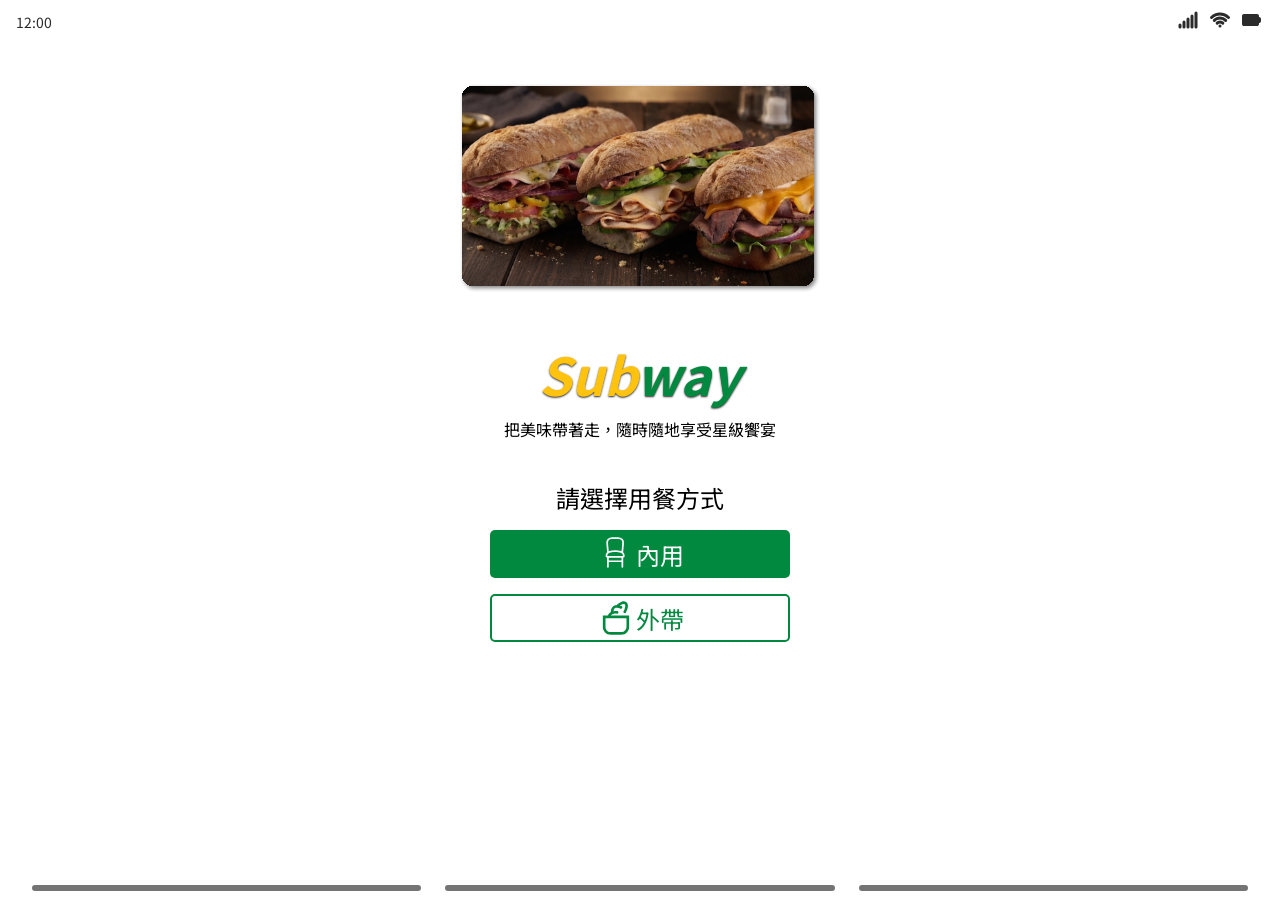
<file: index.html>
<!DOCTYPE html>
<html lang="zh-tw">
<head>
    <meta charset="UTF-8">
    <meta name="viewport" content="width=device-width, initial-scale=1.0">
    <title>Subway 手機點餐統</title>

    <!-- reset.css跟normalize.css 都是網頁初始化CSS檔案，專案一開始都要寫入 -->
    <!-- <link rel="stylesheet" href="./reset.css"> -->
    <link rel="stylesheet" href="CSS/normalize.css">
    <link href="https://fonts.googleapis.com/css2?family=Noto+Sans+TC:wght@700&display=swap" rel="stylesheet">
    <link rel="stylesheet" href="CSS/common.css">
    <link rel="stylesheet" href="CSS/index.css">
</head>

<body>
<div class="phone-container">
  
  <!-- 1. Status bar (頂部狀態列) -->
    <div class="status-bar">
        <p class="time">12:00</p>
        <div class="status-icons">
            <span class="signal"><img src="Assets/icon/signal.svg"></span>
            <span class="wi-fi"><img src="Assets/icon/wifi.svg"></span>
            <span class="battery"><img src="Assets/icon/battery.svg"></span>
        </div>
    </div>

  <!-- 2. Content (中間主要內容區，設定彈性撐開與滾動) -->
    <main class="content">
    <!-- Banner -->
     <div class="hero-banner">
        <img src="Assets/img/Banner.svg" alt="Subway Banner">
     </div>
     
    <!-- Slogan -->
     <div class="Slogan-section">
        <div class="logo-text"><span class="sub">Sub</span><span class="way">way</span></div>
        <p>把美味帶著走，隨時隨地享受星級饗宴</p>
     </div>

     <div class="order-type">
        <div class="order-title">請選擇用餐方式</div>
        <!--type="button" 建立type為button，純按鈕的意思，沒有表單提交功能-->
        <button type="button" class="dine-in" id="BtnDineIn">
            <img src="Assets/icon/dine-in.svg" alt="內用">
            內用
        </button>
        <button type="button" class="takeout" id="BtnTakeout">
            <img src="Assets/icon/takeout.svg" alt="外帶">
            外帶
        </button>
    </div>
    </main>

    <!--3. Building Blocks/navigation (底部導覽列) -->
    <nav class="bottom-nav-bar">
    <!-- 底部導覽按鈕 -->
        <button class="nav-btn_apps" aria-label="Recents"></button>
        <button class="nav-btn_home" aria-label="Home"></button>
        <button class="nav-btn_back" aria-label="Back"></button>
    </nav>

</div>
<script src="JS/index.js"></script>
</body>
</html>
</file>
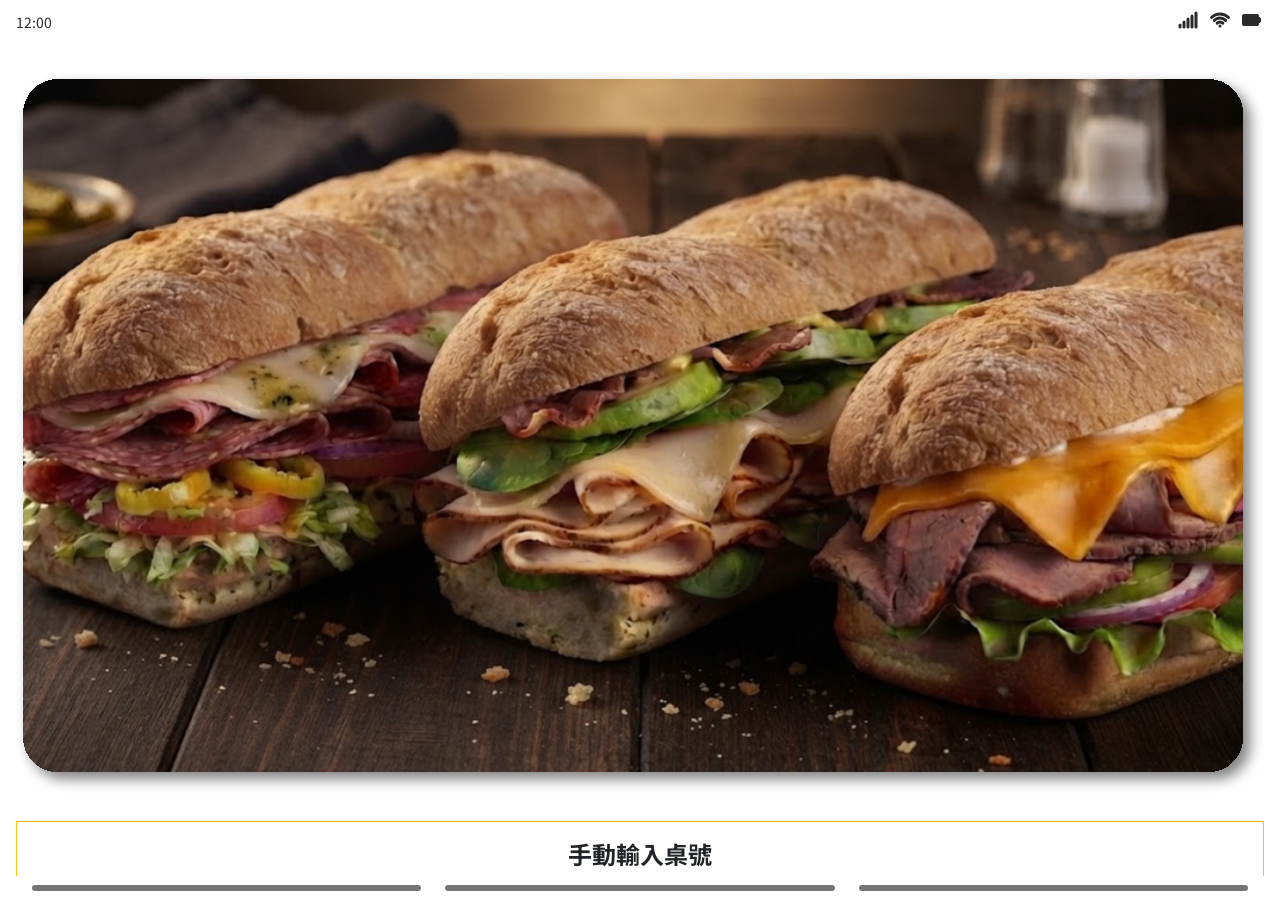
<file: manual.html>
<!DOCTYPE html>
<html lang="zh-tw">

<head>
    <meta charset="UTF-8">
    <meta name="viewport" content="width=device-width, initial-scale=1.0">
    <title>Subway 手機點餐統</title>

    <!-- reset.css跟normalize.css 都是網頁初始化CSS檔案，專案一開始都要寫入 -->
    <!-- <link rel="stylesheet" href="./reset.css"> -->
    <link rel="stylesheet" href="CSS/normalize.css">
    <link href="https://fonts.googleapis.com/css2?family=Noto+Sans+TC:wght@700&display=swap" rel="stylesheet">
    <link rel="stylesheet" href="CSS/common.css">
    <link rel="stylesheet" href="CSS/manual.css">
</head>

<body>
    <div class="phone-container">

        <!-- 1. Status bar (頂部狀態列) -->
        <div class="status-bar">
            <p class="time">12:00</p>
            <div class="status-icons">
                <span class="signal"><img src="Assets/icon/signal.svg"></span>
                <span class="wi-fi"><img src="Assets/icon/wifi.svg"></span>
                <span class="battery"><img src="Assets/icon/battery.svg"></span>
            </div>
        </div>

        <!-- 2. Content (中間主要內容區，設定彈性撐開與滾動) -->
        <main class="content">
            <!-- Banner -->
            <div class="hero-banner">
                <img src="Assets/img/Banner.svg" alt="Subway Banner">
            </div>
            <div class="manual-input-section">
                <span class="manual-title-text">手動輸入桌號</span>
                <form class="manual-form" id="ManualForm">
                    <div class="manual-form-group custom-dropdown">
                        <label class="storename-label">內用門市</label>
                        <div class="dropdown-trigger" id="UnifiedTrigger">
                            <span class="selected-value placeholder" id="UnifiedDisplayText">請選擇門市</span>
                            <span class="dropdown-icon"><img src="Assets/icon/down-arrow.svg"></span>
                        </div>

                        <!-- 💡 加上這一行：隱藏的 input，用來讓 form 抓到門市資料 -->
                        <input type="hidden" id="selectedStoreInput" name="Store" required>
                        
                        <!-- 底部彈出的整合式選擇面板 (Bottom Sheet) -->
                        <div class="bottom-sheet-overlay" id="SheetOverlay">
                            <div class="bottom-sheet-content">
                                <div class="sheet-header">
                                    <h3>選擇門市</h3>
                                    <button class="sheet-close" id="SheetClose">✕</button>
                                </div>

                                <!-- 內部分為三個互動區塊：縣市、區域、門市 -->
                                <div class="cascader-container">
                                    <!-- 第一欄：縣市 -->
                                    <div class="cascader-column">
                                        <div class="column-title">縣市</div>
                                        <ul class="cascader-list" id="CityList"></ul>
                                    </div>
                                    <!-- 第二欄：區域 -->
                                    <div class="cascader-column">
                                        <div class="column-title">區域</div>
                                        <ul class="cascader-list" id="DistrictList"></ul>
                                    </div>
                                    <!-- 第三欄：門市 -->
                                    <div class="cascader-column">
                                        <div class="column-title">門市</div>
                                        <ul class="cascader-list" id="StoreList"></ul>
                                    </div>
                                </div>
                            </div>
                        </div>
                    </div>
                    <div class="manual-form-group">
                        <label for="tableNumberInput">內用桌號</label>
                        <input type="text" class="table-number-input" id="TableNumberInput" name="TableNumber"
                            placeholder="請輸入桌號" required>
                    </div>
                </form>
            </div>
            <div class="manual-buttons">
                <button class="manual-back-btn" id="BackToScanner">返回</button>
                <button type="submit" form="ManualForm" class="submit-btn">確認</button>
            </div>
        </main>

        <!--3. Building Blocks/navigation (底部導覽列) -->
        <nav class="bottom-nav-bar">
            <!-- 底部導覽按鈕 -->
            <button class="nav-btn_apps" aria-label="Recents"></button>
            <button class="nav-btn_home" aria-label="Home"></button>
            <button class="nav-btn_back" aria-label="Back"></button>
        </nav>

    </div>
    <script src="JS/manual.js"></script>
</body>

</html>
</file>
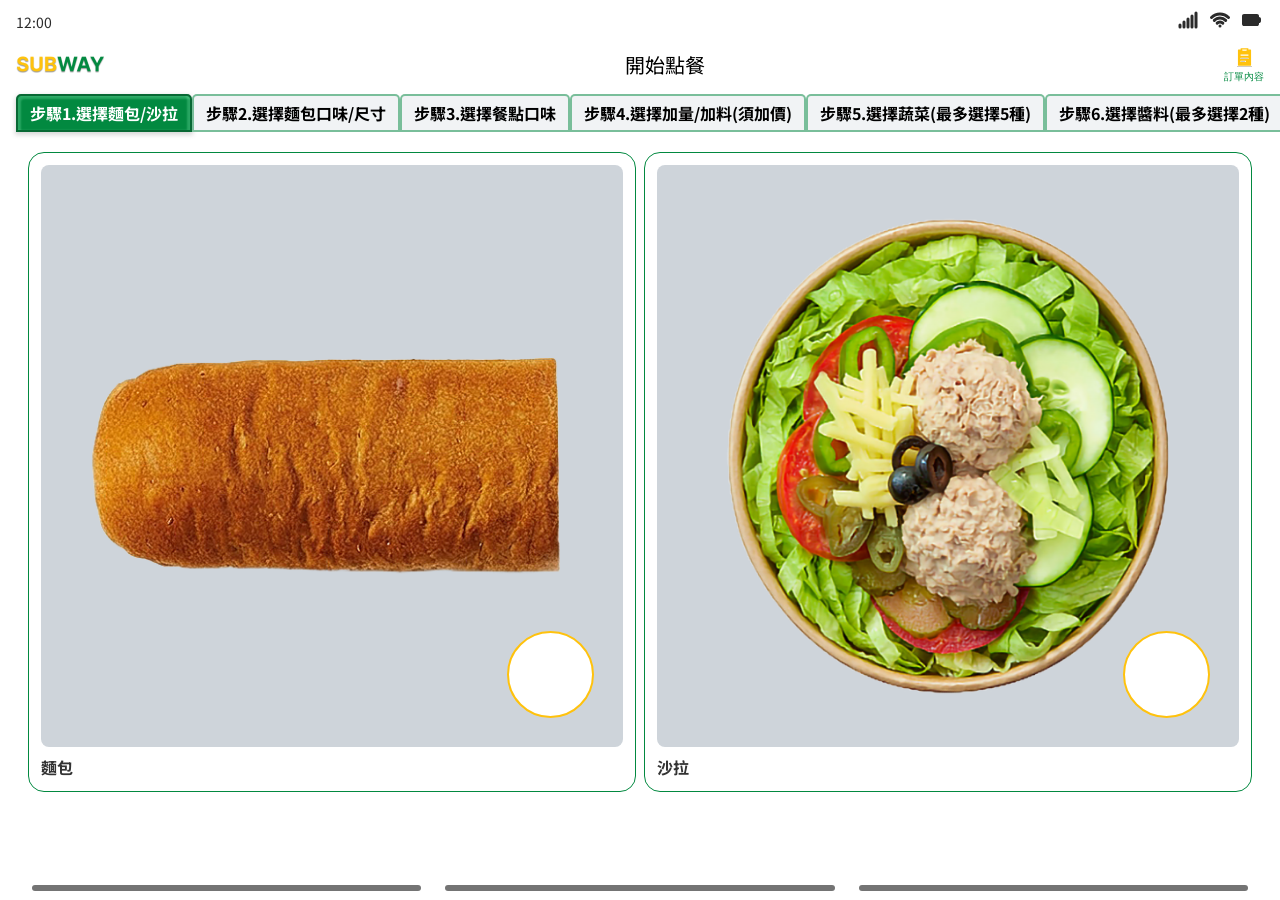
<file: step1.html>
<!DOCTYPE html>
<html lang="zh-TW">

<head>
    <meta charset="UTF-8">
    <meta name="viewport" content="width=device-width, initial-scale=1.0">
    <title>Subway 點餐.步驟1.選擇麵包/沙拉</title>

    <!-- reset.css跟normalize.css 都是網頁初始化CSS檔案，專案一開始都要寫入 -->
    <!-- <link rel="stylesheet" href="./reset.css"> -->
    <link rel="stylesheet" href="CSS/normalize.css">
    <link href="https://fonts.googleapis.com/css2?family=Noto+Sans+TC:wght@700&display=swap" rel="stylesheet">
    <link rel="stylesheet" href="CSS/common.css">
    <link rel="stylesheet" href="CSS/step.css">
</head>

<body>
    <div class="phone-container">

        <!-- 1. Status bar (頂部狀態列) -->
        <div class="status-bar">
            <!-- 狀態列內容 (時間、電量等) -->
            <p class="time">12:00</p>
            <div class="status-icons">
                <span class="signal"><img src="Assets/icon/signal.svg"></span>
                <span class="wi-fi"><img src="Assets/icon/wifi.svg"></span>
                <span class="battery"><img src="Assets/icon/battery.svg"></span>
            </div>
        </div>


        <header class="header">
            <span class="brand-logo"><img src="Assets/img/Logo.png"></span>
            <div class="header-title">開始點餐</div>
            <span class="order-summary">
                <span class="order-icon"><img src="Assets/icon/order.svg" alt="訂單內容 icon"></span>
                <p class="order-text">訂單內容</p>
            </span>
        </header>

        <nav class="step-nav">
            <button class="step-nav-btn" data-step="step1.html">步驟1.選擇麵包/沙拉
                <span class="step-check-icon">
                    <img src="Assets/icon/checked-g.svg" class="icon-green">
                    <img src="Assets/icon/checked-w.svg" class="icon-white">
                </span>
            </button>
            <button class="step-nav-btn" data-step="step2.html">步驟2.選擇麵包口味/尺寸
                <span class="step-check-icon">
                    <img src="Assets/icon/checked-g.svg" class="icon-green">
                    <img src="Assets/icon/checked-w.svg" class="icon-white">
                </span>
            </button>
            <button class="step-nav-btn" data-step="step3.html">步驟3.選擇餐點口味
                <span class="step-check-icon">
                    <img src="Assets/icon/checked-g.svg" class="icon-green">
                    <img src="Assets/icon/checked-w.svg" class="icon-white">
                </span>
            </button>
            <button class="step-nav-btn" data-step="step4.html">步驟4.選擇加量/加料(須加價)
                <span class="step-check-icon">
                    <img src="Assets/icon/checked-g.svg" class="icon-green" alt="已完成">
                    <img src="Assets/icon/checked-w.svg" class="icon-white" alt="已完成">
                </span>
            </button>
            <button class="step-nav-btn" data-step="step5.html">步驟5.選擇蔬菜(最多選擇5種)
                <span class="step-check-icon">
                    <img src="Assets/icon/checked-g.svg" class="icon-green" alt="已完成">
                    <img src="Assets/icon/checked-w.svg" class="icon-white" alt="已完成">
                </span>
            </button>
            <button class="step-nav-btn" data-step="step6.html">步驟6.選擇醬料(最多選擇2種)
                <span class="step-check-icon">
                    <img src="Assets/icon/checked-g.svg" class="icon-green" alt="已完成">
                    <img src="Assets/icon/checked-w.svg" class="icon-white" alt="已完成">
                </span>
            </button>
            <button class="step-nav-btn" data-step="step7.html">步驟7.是否搭配套餐
                <span class="step-check-icon">
                    <img src="Assets/icon/checked-g.svg" class="icon-green" alt="已完成">
                    <img src="Assets/icon/checked-w.svg" class="icon-white" alt="已完成">
                </span>
            </button>
            <button class="step-nav-btn" data-step="step8.html">步驟8.隨心點/飲料
                <span class="step-check-icon">
                    <img src="Assets/icon/checked-g.svg" class="icon-green" alt="已完成">
                    <img src="Assets/icon/checked-w.svg" class="icon-white" alt="已完成">
                </span>
            </button>
        </nav>

        <!-- 2. Content (中間主要內容區，設定彈性撐開與滾動) -->
        <main class="content">
            <div class="card-section" id="CardSection">
                <!-- 💡 JS 會自動依據資料渲染卡片至此 -->
            </div>

            <!-- 💡 動態展開的加熱選項區（預設隱藏） -->
            <div class="card-section heat-section" id="HeatSection" style="display: none; margin-top: 16px;">
                <!-- 💡 JS 自動渲染要加熱 / 不要加熱 -->
            </div>
            
        </main>

        <div class="bottom-section">
            <button class="next-btn" id="NextStepBtn" style="display: none;">下一步
                <span class="next-btn-icon">
                    <img src="Assets/icon/right-arrow.svg" alt="下一步">
                </span>
            </button>
        </div>

        <!-- 3. Building Blocks/navigation (底部導覽列) -->
        <nav class="bottom-nav-bar">
            <!-- 底部導覽按鈕 -->
            <button class="nav-btn_apps" aria-label="apps"></button>
            <button class="nav-btn_home" aria-label="Home"></button>
            <button class="nav-btn_back" aria-label="Back"></button>
        </nav>
        <script src="JS/step.js"></script>
        <script src="JS/step1.js"></script>

</body>

</html>
</file>
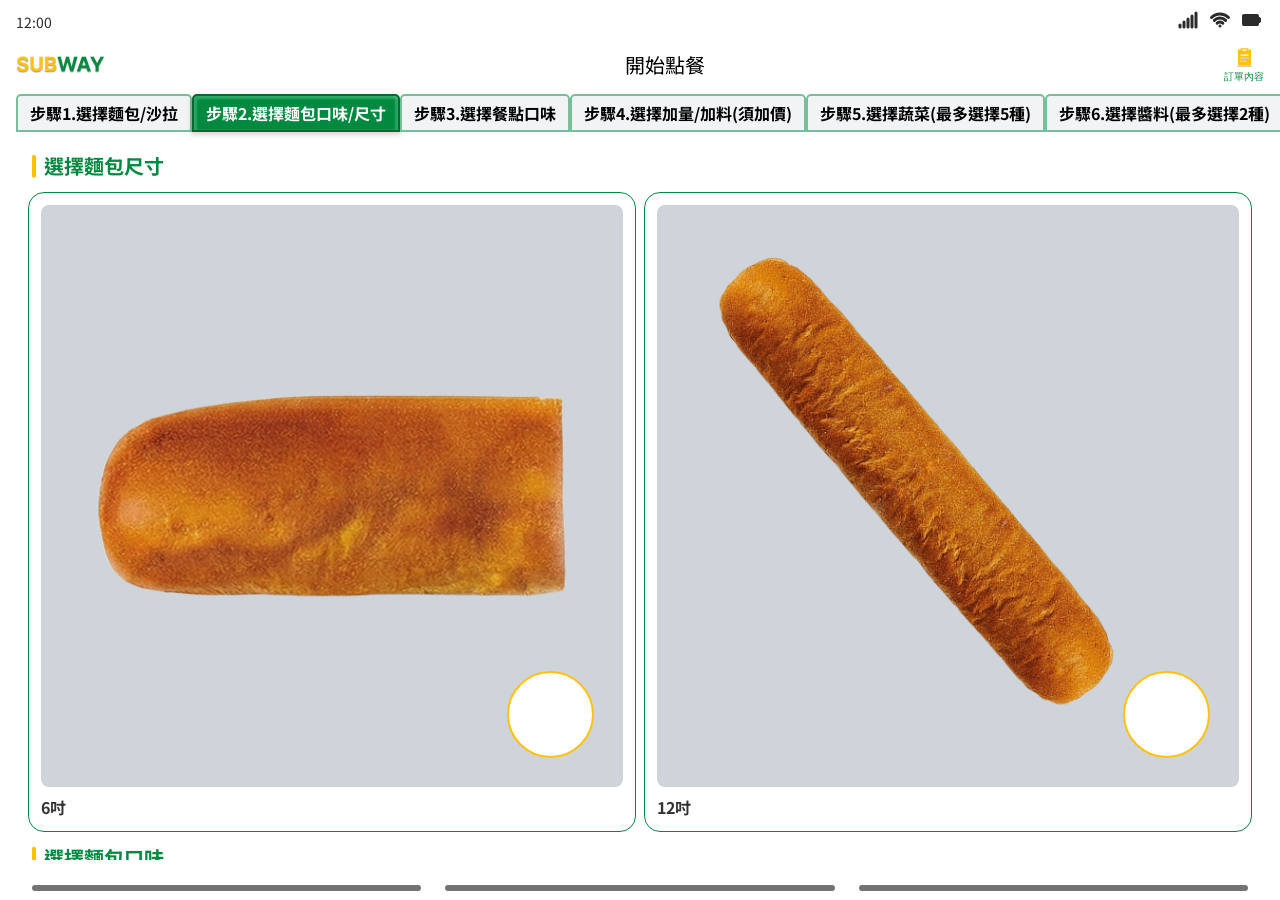
<file: step2.html>
<!DOCTYPE html>
<html lang="zh-TW">

<head>
    <meta charset="UTF-8">
    <meta name="viewport" content="width=device-width, initial-scale=1.0">
    <title>Subway 點餐.步驟2.選擇麵包口味/尺寸</title>

    <!-- reset.css跟normalize.css 都是網頁初始化CSS檔案，專案一開始都要寫入 -->
    <!-- <link rel="stylesheet" href="./reset.css"> -->
    <link rel="stylesheet" href="CSS/normalize.css">
    <link href="https://fonts.googleapis.com/css2?family=Noto+Sans+TC:wght@700&display=swap" rel="stylesheet">
    <link rel="stylesheet" href="CSS/common.css">
    <link rel="stylesheet" href="CSS/step.css">
</head>

<body>
    <div class="phone-container">

        <!-- 1. Status bar (頂部狀態列) -->
        <div class="status-bar">
            <!-- 狀態列內容 (時間、電量等) -->
            <p class="time">12:00</p>
            <div class="status-icons">
                <span class="signal"><img src="Assets/icon/signal.svg"></span>
                <span class="wi-fi"><img src="Assets/icon/wifi.svg"></span>
                <span class="battery"><img src="Assets/icon/battery.svg"></span>
            </div>
        </div>


        <header class="header">
            <span class="brand-logo"><img src="Assets/img/Logo.png"></span>
            <div class="header-title">開始點餐</div>
            <span class="order-summary">
                <span class="order-icon"><img src="Assets/icon/order.svg" alt="訂單內容 icon"></span>
                <p class="order-text">訂單內容</p>
            </span>
        </header>

        <nav class="step-nav">
            <button class="step-nav-btn" data-step="step1.html">步驟1.選擇麵包/沙拉
                <span class="step-check-icon">
                    <img src="Assets/icon/checked-g.svg" class="icon-green">
                    <img src="Assets/icon/checked-w.svg" class="icon-white">
                </span>
            </button>
            <button class="step-nav-btn" data-step="step2.html">步驟2.選擇麵包口味/尺寸
                <span class="step-check-icon">
                    <img src="Assets/icon/checked-g.svg" class="icon-green">
                    <img src="Assets/icon/checked-w.svg" class="icon-white">
                </span>
            </button>
            <button class="step-nav-btn" data-step="step3.html">步驟3.選擇餐點口味
                <span class="step-check-icon">
                    <img src="Assets/icon/checked-g.svg" class="icon-green">
                    <img src="Assets/icon/checked-w.svg" class="icon-white">
                </span>
            </button>
            <button class="step-nav-btn" data-step="step4.html">步驟4.選擇加量/加料(須加價)
                <span class="step-check-icon">
                    <img src="Assets/icon/checked-g.svg" class="icon-green" alt="已完成">
                    <img src="Assets/icon/checked-w.svg" class="icon-white" alt="已完成">
                </span>
            </button>
            <button class="step-nav-btn" data-step="step5.html">步驟5.選擇蔬菜(最多選擇5種)
                <span class="step-check-icon">
                    <img src="Assets/icon/checked-g.svg" class="icon-green" alt="已完成">
                    <img src="Assets/icon/checked-w.svg" class="icon-white" alt="已完成">
                </span>
            </button>
            <button class="step-nav-btn" data-step="step6.html">步驟6.選擇醬料(最多選擇2種)
                <span class="step-check-icon">
                    <img src="Assets/icon/checked-g.svg" class="icon-green" alt="已完成">
                    <img src="Assets/icon/checked-w.svg" class="icon-white" alt="已完成">
                </span>
            </button>
            <button class="step-nav-btn" data-step="step7.html">步驟7.是否搭配套餐
                <span class="step-check-icon">
                    <img src="Assets/icon/checked-g.svg" class="icon-green" alt="已完成">
                    <img src="Assets/icon/checked-w.svg" class="icon-white" alt="已完成">
                </span>
            </button>
            <button class="step-nav-btn" data-step="step8.html">步驟8.隨心點/飲料
                <span class="step-check-icon">
                    <img src="Assets/icon/checked-g.svg" class="icon-green" alt="已完成">
                    <img src="Assets/icon/checked-w.svg" class="icon-white" alt="已完成">
                </span>
            </button>
        </nav>

        <!-- 2. Content (中間主要內容區，設定彈性撐開與滾動) -->
        <main class="content">
            <div class="card-section-title">選擇麵包尺寸</div>
            <div class="card-section" id="SizeCardSection">
                <!-- 💡 JS 會自動依據資料渲染卡片至此 -->
            </div>
            <div class="card-section-title">選擇麵包口味</div>
            <div class="card-section" id="FlavorCardSection">
                <!-- 💡 JS 會自動依據資料渲染卡片至此 -->
            </div>
        </main>

        <div class="bottom-section">
            <button class="next-btn" id="NextStepBtn" style="display: none;">下一步
                <span class="next-btn-icon">
                    <img src="Assets/icon/right-arrow.svg" alt="下一步">
                </span>
            </button>
        </div>

        <!-- 3. Building Blocks/navigation (底部導覽列) -->
        <nav class="bottom-nav-bar">
            <!-- 底部導覽按鈕 -->
            <button class="nav-btn_apps" aria-label="apps"></button>
            <button class="nav-btn_home" aria-label="Home"></button>
            <button class="nav-btn_back" aria-label="Back"></button>
        </nav>
        <script src="JS/step.js"></script>
        <script src="JS/step2.js"></script>

</body>

</html>
</file>
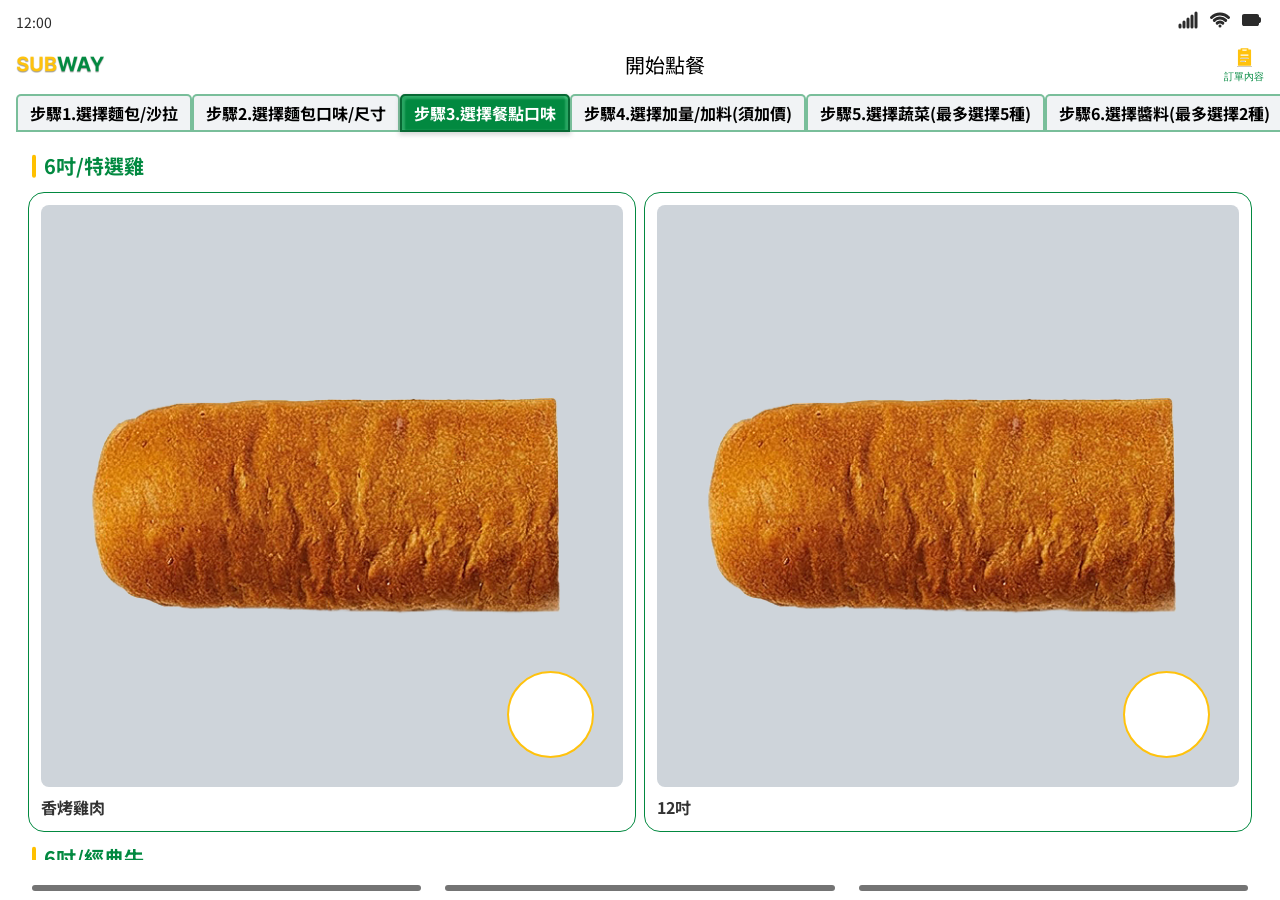
<file: step3.html>
<!DOCTYPE html>
<html lang="zh-TW">

<head>
    <meta charset="UTF-8">
    <meta name="viewport" content="width=device-width, initial-scale=1.0">
    <title>Subway 點餐.步驟2.選擇麵包口味/尺寸</title>

    <!-- reset.css跟normalize.css 都是網頁初始化CSS檔案，專案一開始都要寫入 -->
    <!-- <link rel="stylesheet" href="./reset.css"> -->
    <link rel="stylesheet" href="CSS/normalize.css">
    <link href="https://fonts.googleapis.com/css2?family=Noto+Sans+TC:wght@700&display=swap" rel="stylesheet">
    <link rel="stylesheet" href="CSS/common.css">
    <link rel="stylesheet" href="CSS/step.css">
</head>

<body>
    <div class="phone-container">

        <!-- 1. Status bar (頂部狀態列) -->
        <div class="status-bar">
            <!-- 狀態列內容 (時間、電量等) -->
            <p class="time">12:00</p>
            <div class="status-icons">
                <span class="signal"><img src="Assets/icon/signal.svg"></span>
                <span class="wi-fi"><img src="Assets/icon/wifi.svg"></span>
                <span class="battery"><img src="Assets/icon/battery.svg"></span>
            </div>
        </div>


        <header class="header">
            <span class="brand-logo"><img src="Assets/img/Logo.png"></span>
            <div class="header-title">開始點餐</div>
            <span class="order-summary">
                <span class="order-icon"><img src="Assets/icon/order.svg" alt="訂單內容 icon"></span>
                <p class="order-text">訂單內容</p>
            </span>
        </header>

        <nav class="step-nav">
            <button class="step-nav-btn" data-step="step1.html">步驟1.選擇麵包/沙拉
                <span class="step-check-icon">
                    <img src="Assets/icon/checked-g.svg" class="icon-green">
                    <img src="Assets/icon/checked-w.svg" class="icon-white">
                </span>
            </button>
            <button class="step-nav-btn" data-step="step2.html">步驟2.選擇麵包口味/尺寸
                <span class="step-check-icon">
                    <img src="Assets/icon/checked-g.svg" class="icon-green">
                    <img src="Assets/icon/checked-w.svg" class="icon-white">
                </span>
            </button>
            <button class="step-nav-btn" data-step="step3.html">步驟3.選擇餐點口味
                <span class="step-check-icon">
                    <img src="Assets/icon/checked-g.svg" class="icon-green">
                    <img src="Assets/icon/checked-w.svg" class="icon-white">
                </span>
            </button>
            <button class="step-nav-btn" data-step="step4.html">步驟4.選擇加量/加料(須加價)
                <span class="step-check-icon">
                    <img src="Assets/icon/checked-g.svg" class="icon-green" alt="已完成">
                    <img src="Assets/icon/checked-w.svg" class="icon-white" alt="已完成">
                </span>
            </button>
            <button class="step-nav-btn" data-step="step5.html">步驟5.選擇蔬菜(最多選擇5種)
                <span class="step-check-icon">
                    <img src="Assets/icon/checked-g.svg" class="icon-green" alt="已完成">
                    <img src="Assets/icon/checked-w.svg" class="icon-white" alt="已完成">
                </span>
            </button>
            <button class="step-nav-btn" data-step="step6.html">步驟6.選擇醬料(最多選擇2種)
                <span class="step-check-icon">
                    <img src="Assets/icon/checked-g.svg" class="icon-green" alt="已完成">
                    <img src="Assets/icon/checked-w.svg" class="icon-white" alt="已完成">
                </span>
            </button>
            <button class="step-nav-btn" data-step="step7.html">步驟7.是否搭配套餐
                <span class="step-check-icon">
                    <img src="Assets/icon/checked-g.svg" class="icon-green" alt="已完成">
                    <img src="Assets/icon/checked-w.svg" class="icon-white" alt="已完成">
                </span>
            </button>
            <button class="step-nav-btn" data-step="step8.html">步驟8.隨心點/飲料
                <span class="step-check-icon">
                    <img src="Assets/icon/checked-g.svg" class="icon-green" alt="已完成">
                    <img src="Assets/icon/checked-w.svg" class="icon-white" alt="已完成">
                </span>
            </button>
        </nav>

        <!-- 2. Content (中間主要內容區，設定彈性撐開與滾動) -->
        <main class="content">
            <div class="card-section-title">6吋/特選雞</div>
            <div class="card-section" id="ChickenCardSection">
                <!-- 💡 JS 會自動依據資料渲染卡片至此 -->
            </div>
            <div class="card-section-title">6吋/經典牛</div>
            <div class="card-section" id="BeefCardSection">
                <!-- 💡 JS 會自動依據資料渲染卡片至此 -->
            </div>
            <div class="card-section-title">6吋/經典豬</div>
            <div class="card-section" id="PigCardSection">
                <!-- 💡 JS 會自動依據資料渲染卡片至此 -->
            </div>
            <div class="card-section-title">6吋/經典魚</div>
            <div class="card-section" id="FishCardSection">
                <!-- 💡 JS 會自動依據資料渲染卡片至此 -->
            </div>
            <div class="card-section-title">6吋/綜合百匯</div>
            <div class="card-section" id="ComboCardSection">
                <!-- 💡 JS 會自動依據資料渲染卡片至此 -->
            </div>
        </main>

        <div class="bottom-section">
            <button class="next-btn" id="NextStepBtn" style="display: none;">下一步
                <span class="next-btn-icon">
                    <img src="Assets/icon/right-arrow.svg" alt="下一步">
                </span>
            </button>
        </div>

        <!-- 3. Building Blocks/navigation (底部導覽列) -->
        <nav class="bottom-nav-bar">
            <!-- 底部導覽按鈕 -->
            <button class="nav-btn_apps" aria-label="apps"></button>
            <button class="nav-btn_home" aria-label="Home"></button>
            <button class="nav-btn_back" aria-label="Back"></button>
        </nav>
        <script src="JS/step.js"></script>
        <script src="JS/step3.js"></script>

</body>

</html>
</file>
<file: CSS/common.css>
*{
    margin: 0;
    padding: 0;
    box-sizing: border-box;
    /* box-sizing 設定盒模型 */
    font-family: 'Noto Sans TC', sans-serif;

}

body {
    width: 100%;
    height: 100%;
    margin: 0;
    padding: 0;
}



header{
    display: flex;
    justify-content: space-between;
    align-items: center;
    padding: 4px 16px;
    height: 42px;
    gap: 8px;
    
}

.brand-logo{
    display: flex;
    justify-content: space-between;
    align-items: center;
}

.brand-logo img{
    width: 89px;
    height:auto；
}

.header-title{
    flex: 1;
    font-size: 20px;
    line-height: 1.3;
    text-align: center;
    /*background-color: #eb0404;*/
    
}

.order-summary{
    display: flex;
    justify-content: space-between;
    flex-direction: column;
    align-items: center;
}

.order-text{
    font-family: 'Inter', sans-serif;
    font-size: 10px;
    line-height: 14px;
    font-weight: 400;
    text-align: center;
    color: #028940;
}


.phone-container {
    display: flex;
    flex-direction: column;
    width: 100%;            /* 讓寬度吃滿父層 */
    /*max-width: 384px;       /* 限制最大手機寬度（對應你的設計尺寸） */
    height: 100vh;          /* 強制高度佔滿整個視窗高度 */
    /*background-color: #B7DAE4;*/
}
.status-bar {
    display: flex;
    justify-content: space-between;
    align-items: center;
    width: 100%;
    height: 44px;
    background-color: FFFFFF;
    padding: 8px 16px;

    font-family: 'Roboto', sans-serif;
    font-size: 14px;
    line-height: 20px;
    font-weight: medium;
    color: #2B2B2B;
}
.status-icons {
    display: flex;
    align-items: center;
    gap: 8px;
}

.content {
    display: flex;             /* 1. 宣告為 Flex 容器 */
    flex-direction: column;    /* 2. 設定為垂直上下排列 */
    flex: 1; /* 讓內容區域自動填滿剩餘空間 */
    overflow-y: auto; /* 當內容超出高度時，允許垂直滾動 */
    padding: 12px 16px 0px 16px;
    gap: 12px;
}


.bottom-nav-bar {
    display: flex;
    justify-content: center;
    align-items: center;
    width: 100%;
    height: 24px;
    /*background-color: #beb7e4;*/
    cursor: pointer;
    padding: 8px 32px;
    gap: 24px;
}

.bottom-nav-bar button {
    display: flex;
    justify-content: center;
    align-items: center;
    width: 100%;
    height: 6px;
    border-radius: 99px;
    background-color: #747474;
    border: none;
    padding: 0;
    cursor: pointer;
}
</file>
<file: CSS/index.css>
.content {
    display: flex;             /* 1. 宣告為 Flex 容器 */
    flex-direction: column;    /* 2. 設定為垂直上下排列 */
    flex: 1; /* 讓內容區域自動填滿剩餘空間 */
    overflow-y: auto; /* 當內容超出高度時，允許垂直滾動 */
    /*background-color: #88eb7f;*/
    padding: 24px 16px;
    gap:8px;
}

.hero-banner {
    display: flex;
    align-items: center;
    justify-content: center;
    width: 100%;
    padding: 16px 0;
}

.Slogan-section {
    display: flex;
    flex-direction: column;
    align-items: center;
    text-align: center;
    gap: 8px;
    /*background-color: #beb7e4;*/
    padding: 24px 16px;
   
}

.logo-text {
    
    font-size: 52px;
    line-height: 67px;
    font-family: "Arial", sans-serif;
    font-style: italic;
    font-weight: bold;
}

.sub {
    color: #FFC20D;
    text-shadow: 0px 1px 2px  rgba(43, 43, 43, 1);
}

.way {
    color: #028940;
    text-shadow: 0px 1px 2px  rgba(43, 43, 43, 1);
}

.slogin-section p {
    font-size: 12px;
    line-height: 16px;
    color: #2B2B2B;
}

.order-type{
    display: flex;
    align-items: center;
    flex-direction: column;
    padding: 12PX 0px;
    gap: 16px;
    font-size: 24px;
    line-height: 32px;
    color: #000000;

}

.order-type button{
    display: flex;
    justify-content: center;
    flex-direction: row;
    align-items: center;
    width: 300px;
    height: 48px;
    padding: 4px 8px;
    border-radius: 5px;

}

.dine-in {
    border: none;
    background-color: #028940;
    color: white;
}

.takeout {
    border: 2px solid #028940;
    color: #028940;
    background-color: white;
}
</file>
<file: CSS/manual.css>
.content {
    display: flex;
    flex-direction: column;
    align-items: Left;
    justify-content: Start;
    width: 100%;
    height: 100%;
}

.hero-banner {
    display: flex;
    align-items: center;
    justify-content: center;
    width: 100%;
    padding: 16px 0;
}

.hero-banner img {
    width: 100%;
    height: auto;
}

.manual-input-section {
    display: flex;
    flex-direction: column;
    align-items: left;
    Border: 1px solid #FFC20D;
    padding: 16PX 8PX;
    Gap: 8px;
}

.manual-title-text {
    display: flex;
    align-items: center;
    justify-content: center;
    font-weight: 700;
    font-size: 24px;
    line-height: 32px;
    color: #212529;
}

label {
    font-size: 16px;
    line-height: 24px;
    font-weight: 700;
    color: #2B2B2B;
}

.manual-form-group {
    display: flex;
    flex-direction: column;
    padding: 4px 0px;
    gap: 8px;
    width: 100%;
    font-size: 16px;
    line-height: 24px;
    font-weight: 700;
    color: #2B2B2B;
}
.dropdown-trigger {
    display: flex;
    align-items: center;
    justify-content: space-between;
    padding: 0px 8px;
    border: none;
    border-bottom: 1px solid #686868;
    
}

.dropdown-trigger.has-value {
    border-bottom-color: #008C45;
}


.selected-value.placeholder {
    font-family: 'inter', sans-serif;
    color: #2B2B2B;
    font-size: 14px;
    line-height: 20px;
    font-weight: 500;  
}

.selected-value {
    color: #008C45; /* Subway 經典綠色（你也可以根據設計稿微調色碼） */
    font-size: 16px;
    font-weight: 700;
}

.bottom-sheet-overlay {
  position: fixed;
  top: 0; left: 0; width: 100%; height: 100%;
  background: rgba(0, 0, 0, 0.5);
  display: flex;
  align-items: flex-end;
  z-index: 999;
  opacity: 0;
  visibility: hidden;
  transition: opacity 0.3s ease, visibility 0.3s ease;
}

.bottom-sheet-overlay.active {
  opacity: 1;
  visibility: visible;
}

.bottom-sheet-content {
  width: 100%;
  background: #ffffff;
  border-top-left-radius: 20px;
  border-top-right-radius: 20px;
  padding: 20px;
  box-shadow: 0 -4px 20px rgba(0, 0, 0, 0.15);
  transform: translateY(100%);
  transition: transform 0.3s cubic-bezier(0.1, 1, 0.1, 1);
  max-height: 75vh;
  display: flex;
  flex-direction: column;
}
.bottom-sheet-overlay.active .bottom-sheet-content {
  transform: translateY(0);
}
.sheet-header {
  display: flex;
  justify-content: space-between;
  align-items: center;
  margin-bottom: 15px;
  padding-bottom: 10px;
  border-bottom: 1px solid #eee;
}
.sheet-header h3 { font-size: 18px; color: #333; margin: 0; }
.sheet-close { background: none; border: none; font-size: 20px; color: #888; cursor: pointer; }

.cascader-container {
  display: flex;
  gap: 8px;
  height: 280px;
  overflow: hidden;
}
.cascader-column {
  flex: 1;
  display: flex;
  flex-direction: column;
  background: #f9f9f9;
  border-radius: 8px;
  overflow: hidden;
}
.column-title {
  font-size: 12px;
  color: #888;
  padding: 8px 12px;
  background: #f1f1f1;
  text-align: center;
  font-weight: 500;
}
.cascader-list {
  list-style: none;
  padding: 0;
  margin: 0;
  overflow-y: auto;
  flex: 1;
}
.cascader-list li {
  padding: 12px 10px;
  font-size: 14px;
  color: #333;
  cursor: pointer;
  text-align: center;
  transition: background 0.15s, color 0.15s;
  border-bottom: 1px solid #f0f0f0;
}
.cascader-list li:hover {
  background-color: #eee;
}
.cascader-list li.active {
  background-color: #fff;
  color: #000;
  font-weight: bold;
  border-left: 3px solid #333;
}


.table-number-input {
    width: 100%;
    border: none;
    font-size: 16px;
    line-height: 24px;
    padding: 0px 8px;
    color: #2B2B2B;
    border:none;
    border-bottom: 1px solid #686868;
    padding-bottom: 5px;
}

.table-number-input::placeholder {
    font-family: 'inter', sans-serif;
    font-size: 14px;
    line-height: 20px;
    font-weight: 500;
    color: #2B2B2B;
}

.table-number-input:focus {
    outline: none;
}

.manual-buttons {
    display: flex;
    justify-content: center;
    align-items: center;
    gap: 8px;
    padding: 0px 12px;
    width: auto;
}

.manual-back-btn {
    display: flex;
    justify-content: center;
    align-items: center;
    padding: 4px 8px;
    width: 150px;
    height: 40px;

    background-color:transparent;
    border: 2px solid #028940;
    border-radius: 5px;

    font-size: 20px;
    line-height: 1.5;
    font-weight: bold;
    color: #028940;
}
.submit-btn {
    display: flex;
    justify-content: center;
    align-items: center;
    padding: 4px 8px;
    width: 150px;
    height: 40px;

    background-color:#028940;
    border: 2px solid #028940;
    border-radius: 5px;

    font-size: 20px;
    line-height: 1.5;
    font-weight: bold;
    color: #FFFFFF;
}
</file>
<file: CSS/step.css>
@import url('https://fonts.googleapis.com/css2?family=Inter&display=swap');



.step-nav{
    display: flex;
    gap: 0px;
    overflow-x: auto;             /* 關鍵 1：超出範圍時允許橫向滾動 */
    white-space: nowrap;          /* 關鍵 2：強制文字不換行 */
    padding: 8px 16px 8px 16px;   /* 內距，避免貼邊 */

    /* 平滑滾動與隱藏滾動條（提昇手機體驗） */
    -webkit-overflow-scrolling: touch; /* iOS 手機順暢滑動感 */
    scrollbar-width: none;        /* Firefox 隱藏滾動條 */
}

.step-nav-btn {
    display: flex;
    justify-content: center;
    align-items: center;
    gap: 6px;
    padding: 8px 12px;
    background-color: #F1F3F5;
    border: 2px solid rgba(2, 137, 64, 0.5);
    border-radius: 5px 5px 0px 0px;
    font-size: 16px;
    font-weight: bold;
    cursor: pointer;
}

/* 按鈕當前選中 (Active) 的外觀 */
.step-nav-btn.active {
    color: #ffffff; 
    background-color: #028940;
    border: 2px solid #086834;
    box-shadow: 
        inset -3px 0px 2px 0px rgba(155, 255, 201, 0.25),
        inset 3px 3px 2px 0px rgba(155, 255, 201, 0.25),
        0px 2px 4px 1px rgba(104, 104, 104, 0.25);
}



/* 預設隱藏打勾容器 */
.step-check-icon {
    display: none !important;
    width: 18px;
    height: 18px;
    justify-content: center;
    align-items: center;
}

.step-check-icon img {
    display: none;
    width: 100%;
    height: 100%;
    object-fit: contain;
}

/* ----------------------------------------------------
   狀態控制邏輯
---------------------------------------------------- */

/* 狀態 A：當步驟帶有 .completed（已完成）時，顯示容器 */
.step-nav-btn.completed .step-check-icon {
    display: flex !important;
}

/* 狀態 B：已完成，但【沒有被選中】(.completed 且不是 active) -> 顯示綠色 icon */
.step-nav-btn.completed:not(.active) .step-check-icon .icon-green {
    display: block !important;
}

/* 狀態 C：已完成，且【正在被選中】(.completed 且有 active) -> 顯示白色 icon */
.step-nav-btn.completed.active .step-check-icon .icon-white {
    display: block !important;
}





.card-section-title{
    position: relative;

    font-size: 20px;
    line-height: 1.4;
    font-weight: 700;
    color: #028940;
    padding: 0px 12px;
    margin: 0px 16px;

}

.card-section-title::before {
    content: "";
    position: absolute;
    left: 0;                     /* 貼齊標題的最左邊 */
    top: 50%;                    /* 垂直置中對齊 */
    transform: translateY(-50%); /* 修正垂直置中的偏離 */
    width: 4px;                  /* 長方形的寬度 */
    height: 80%;                /* 長方形的高度 */
    background-color: #FFC000;  
    border-radius: 2px;          
}



.card-section{
    display: grid;             /* 1. 宣告為 Flex 容器 */
    grid-template-columns: repeat(2, 1fr); /* 設定為 2 等分欄位（1行2列） */
    gap: 8px;
    padding: 0px 12px;
    width: auto;

}

.card-summary{
    display: flex;             /* 1. 宣告為 Flex 容器 */
    flex-direction:column;    /* 2. 設定為垂直上下排列 */
    text-align: left;
    width: 100%;
    padding: 12px;
    gap: 8PX;

    background-color: #ffffff;
    border: 1.5px solid #028940;
    border-radius: 16px;

    font-size: 16px;
    line-height: 1.5;
    box-sizing: border-box;


}


.card-img{
    position: relative; 
    background-color:#CED4DA ;
    border-radius: 8px;
    display: flex;
    justify-content: center;
    align-items: center;
}

.card-img img{
    max-width: 100%;
    max-height: 100%;
    object-fit: contain;
}

.radio-circle{
    position: absolute;
    bottom: 5%;                  /* 改用百分比定位，隨著容器等比例距離邊緣 */
    right: 5%;
    width: 15%;    /* 讓圓圈寬度佔父容器寬度的 18%，會跟著卡片自動放大縮小 */
    aspect-ratio: 1 / 1;         /* 強制寬高比 1:1，確保它永遠是完美的正圓形 */

    border: 2px solid #FFC20D;
    border-radius: 50%;
    background-color: #ffffff;
    box-sizing: border-box;
    transition: all 0.2s ease;

    display: flex;
    justify-content: center;
    align-items: center;
}

.card-summary.active {
    background-color: rgba(2, 137, 64, 0.8);
    color: #ffffff;
    box-shadow: 
        inset 2px 2px 7px 1.5px rgba(155, 255, 201, 0.5),
        inset -2px -2px 7px 0px rgba(155, 255, 201, 0.5),
        2px 2px 4px 0px rgba(43, 43, 43, 0.25)
    
}

.card-summary.active .card-title,
.card-summary.active .card-desc {
    color: #ffffff;
}

.card-summary.active .radio-circle::after{
    content: "✓";               /* 打勾符號 */
    color: #009245;             /* 勾勾的顏色設為綠色 */
    font-size: 1em;        /* 會自動依據圓圈的大小成比例縮放 */
    line-height: 1;
}

.card-title {
    font-size: 16px;
    line-height: 1.5;
    font-weight: 700;
    color: #333333;
}

.card-desc {
    font-family:'inter' sans-serif;
    font-size: 10px;    
    line-height: 1.4;
    font-weight: 100;
    color: #2B2B2B;
   
}

.bottom-section{
    display: flex;
    justify-content: right;
    padding: 8px 16px;
}

.next-btn{
    display: flex;
    justify-content: center;
    align-items: center;
    padding: 4px 8px;
    gap: 8px;

    background-color: #028940;
    color: #ffffff;

    border: none;
    border-radius: 5px;

}
.next-btn-icon{
    display: flex;
    justify-content: center;
    align-items: center;
}
</file>
